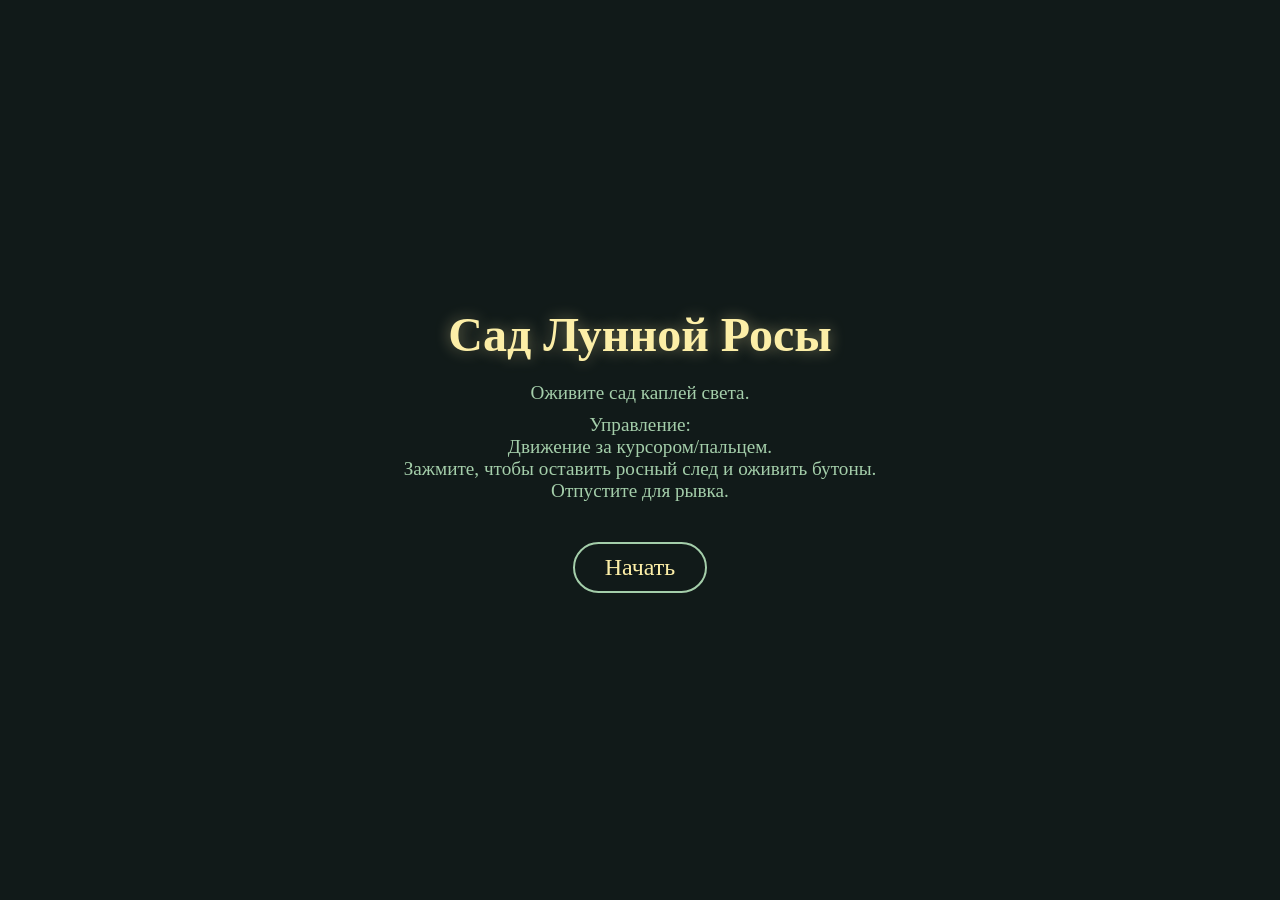
<file: gemini31/game1/index.html>
<!DOCTYPE html>
<html lang="ru">
<head>
    <meta charset="UTF-8">
    <meta name="viewport" content="width=device-width, initial-scale=1.0, maximum-scale=1.0, user-scalable=no">
    <title>Сад Лунной Росы</title>
    <link rel="stylesheet" href="style.css">
</head>
<body>
    <div id="game-container">
        <canvas id="gameCanvas"></canvas>
        <div id="ui-layer">
            <div id="main-menu" class="screen active">
                <h1>Сад Лунной Росы</h1>
                <p>Оживите сад каплей света.</p>
                <p>Управление:<br>Движение за курсором/пальцем.<br>Зажмите, чтобы оставить росный след и оживить бутоны.<br>Отпустите для рывка.</p>
                <button id="btn-start">Начать</button>
            </div>
            <div id="hud" class="screen">
                <div class="progress-bar">
                    <div class="progress-fill" id="progress-fill"></div>
                </div>
                <div class="light-indicator" id="light-indicator">Свет: 100%</div>
            </div>
            <div id="victory-screen" class="screen">
                <h2>Сад проснулся</h2>
                <button id="btn-restart">Играть снова</button>
            </div>
            <div id="defeat-screen" class="screen">
                <h2>Сад высох</h2>
                <button id="btn-retry">Попробовать снова</button>
            </div>
        </div>
    </div>
    <script type="module" src="main.js"></script>
</body>
</html>
</file>
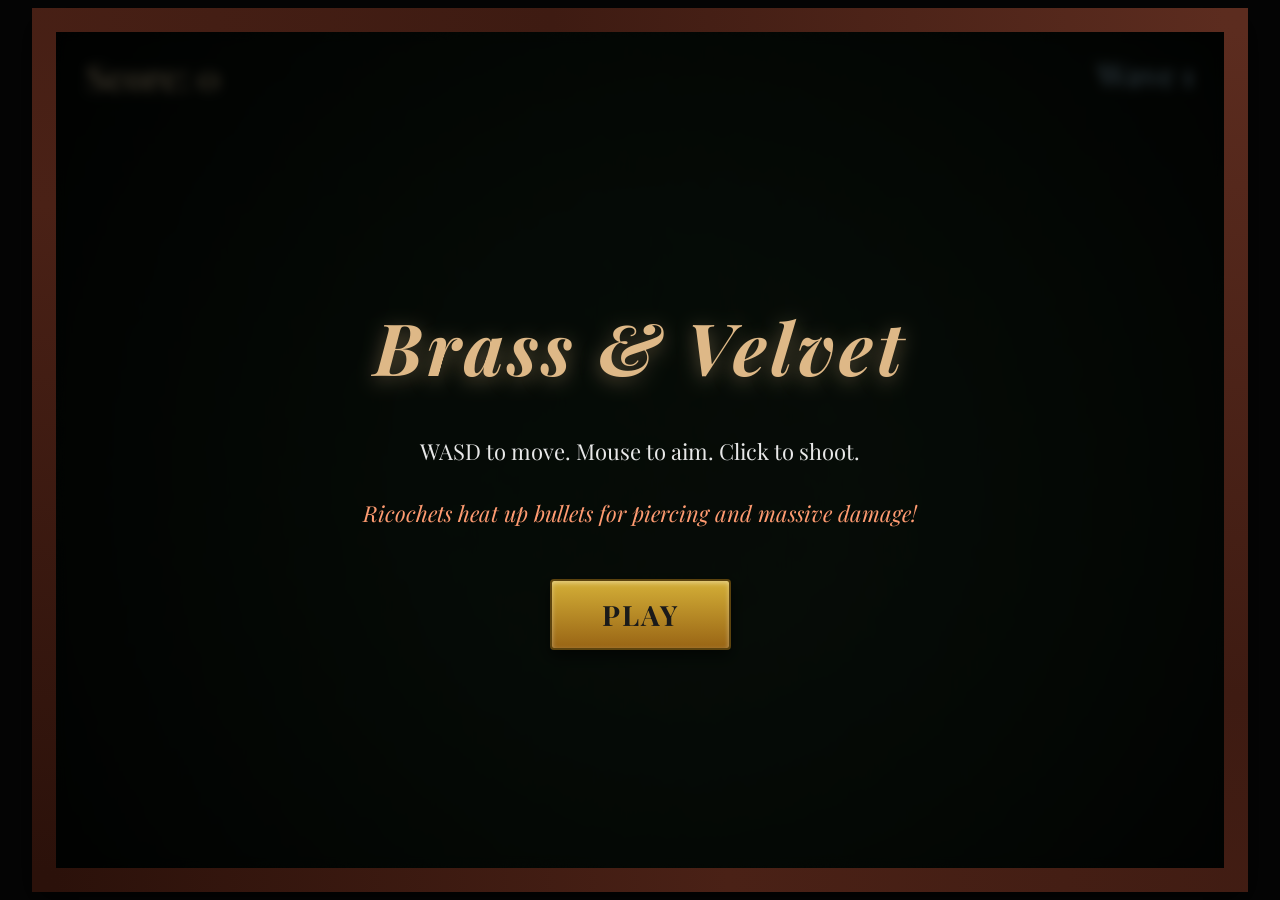
<file: gemini31/game3/index.html>
<!DOCTYPE html>
<html lang="en">
<head>
    <meta charset="UTF-8">
    <meta name="viewport" content="width=device-width, initial-scale=1.0">
    <title>Brass & Velvet</title>
    <link href="https://fonts.googleapis.com/css2?family=Playfair+Display:ital,wght@0,400;0,700;1,400&display=swap" rel="stylesheet">
    <link rel="stylesheet" href="style.css">
</head>
<body>
    <div id="game-wrapper">
        <div id="game-container">
            <!-- Order of canvases: background -> debris -> lighting/fx -> dynamic game -->
            <canvas id="backgroundCanvas"></canvas>
            <canvas id="debrisCanvas"></canvas>
            <canvas id="gameCanvas"></canvas>
            
            <div id="lighting-overlay"></div>
            
            <div id="ui-layer">
                <div id="ui-hud">
                    <div id="score-display">Score: <span id="score">0</span></div>
                    <div id="wave-display"><span id="wave">Wave 1</span></div>
                </div>
                <div id="combo-display"></div>
                
                <div id="main-menu" class="screen active">
                    <h1>Brass & Velvet</h1>
                    <p>WASD to move. Mouse to aim. Click to shoot.</p>
                    <p class="hint">Ricochets heat up bullets for piercing and massive damage!</p>
                    <button id="start-btn">Play</button>
                </div>
                
                <div id="game-over" class="screen">
                    <h1>Game Over</h1>
                    <p>Your journey ends among the shattered gears.</p>
                    <p>Final Score: <span id="final-score">0</span></p>
                    <button id="restart-btn">Restart</button>
                </div>
            </div>
        </div>
    </div>
    <script src="main.js"></script>
</body>
</html>
</file>
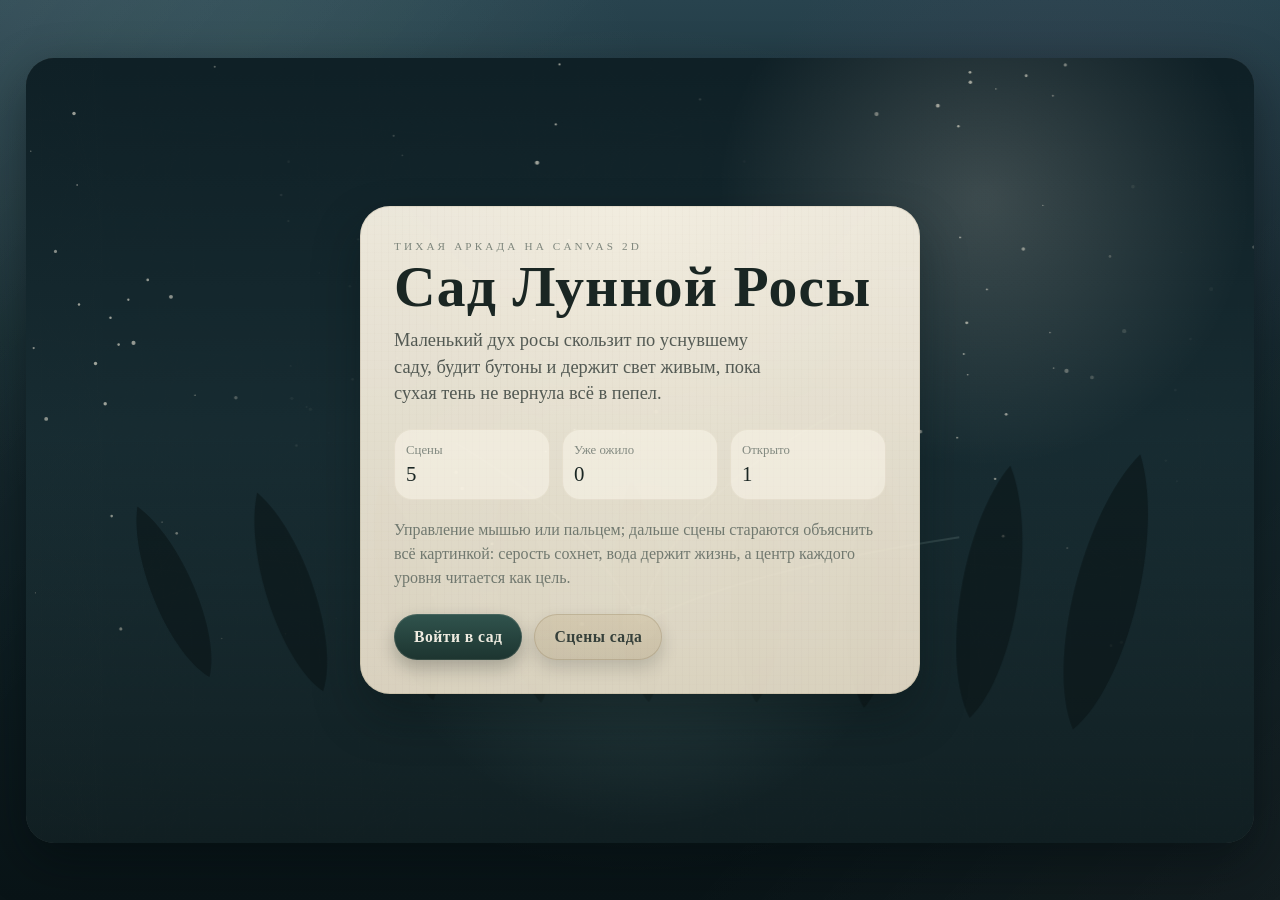
<file: gpt54/game1/index.html>
<!DOCTYPE html>
<html lang="ru">
  <head>
    <meta charset="utf-8">
    <meta
      name="viewport"
      content="width=device-width, initial-scale=1, maximum-scale=1, user-scalable=no"
    >
    <title>Сад Лунной Росы</title>
    <link rel="stylesheet" href="style.css">
  </head>
  <body>
    <div class="app-shell">
      <canvas id="game-canvas" width="1280" height="800" aria-label="Сад Лунной Росы"></canvas>
      <div id="ui-root" aria-live="polite"></div>
    </div>

    <script src="math.js"></script>
    <script src="input.js"></script>
    <script src="particles.js"></script>
    <script src="audio.js"></script>
    <script src="data/levels.js"></script>
    <script src="entities.js"></script>
    <script src="level.js"></script>
    <script src="render.js"></script>
    <script src="ui.js"></script>
    <script src="scene.js"></script>
    <script src="engine.js"></script>
    <script src="main.js"></script>
  </body>
</html>
</file>
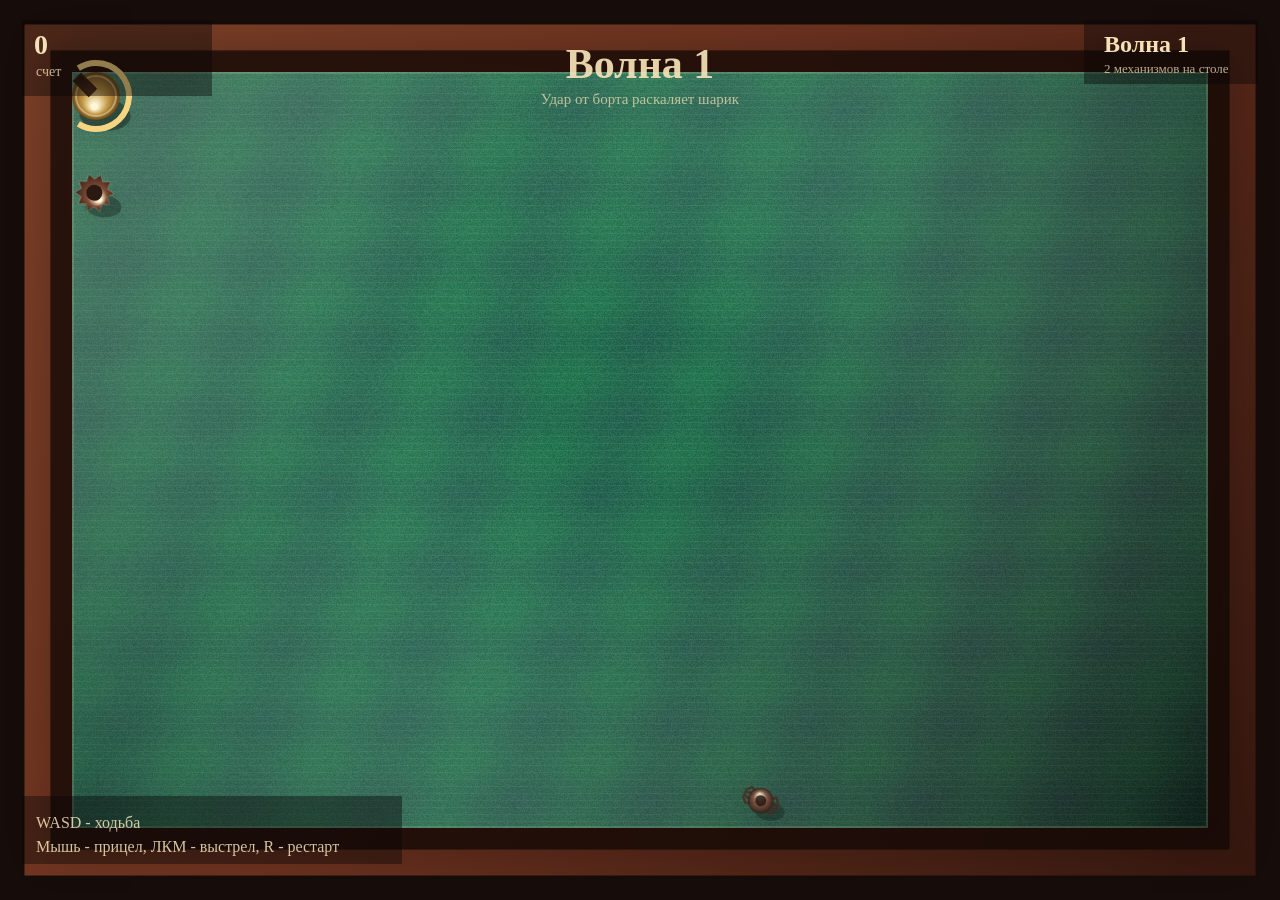
<file: gpt54/game3/index.html>
<!DOCTYPE html>
<html lang="ru">
<head>
  <meta charset="UTF-8">
  <meta name="viewport" content="width=device-width, initial-scale=1.0">
  <title>Латунь и Бархат</title>
  <link rel="stylesheet" href="styles.css">
</head>
<body>
  <canvas id="game" aria-label="Латунь и Бархат"></canvas>

  <div id="overlay" class="overlay hidden" aria-live="polite">
    <div class="overlay-panel">
      <div class="overlay-kicker">Brass & Velvet</div>
      <h1>Механизм заглох</h1>
      <p id="final-score">Счет: 0</p>
      <button id="restart-button" type="button">Перезапустить</button>
    </div>
  </div>

  <script type="module" src="game.js"></script>
</body>
</html>
</file>
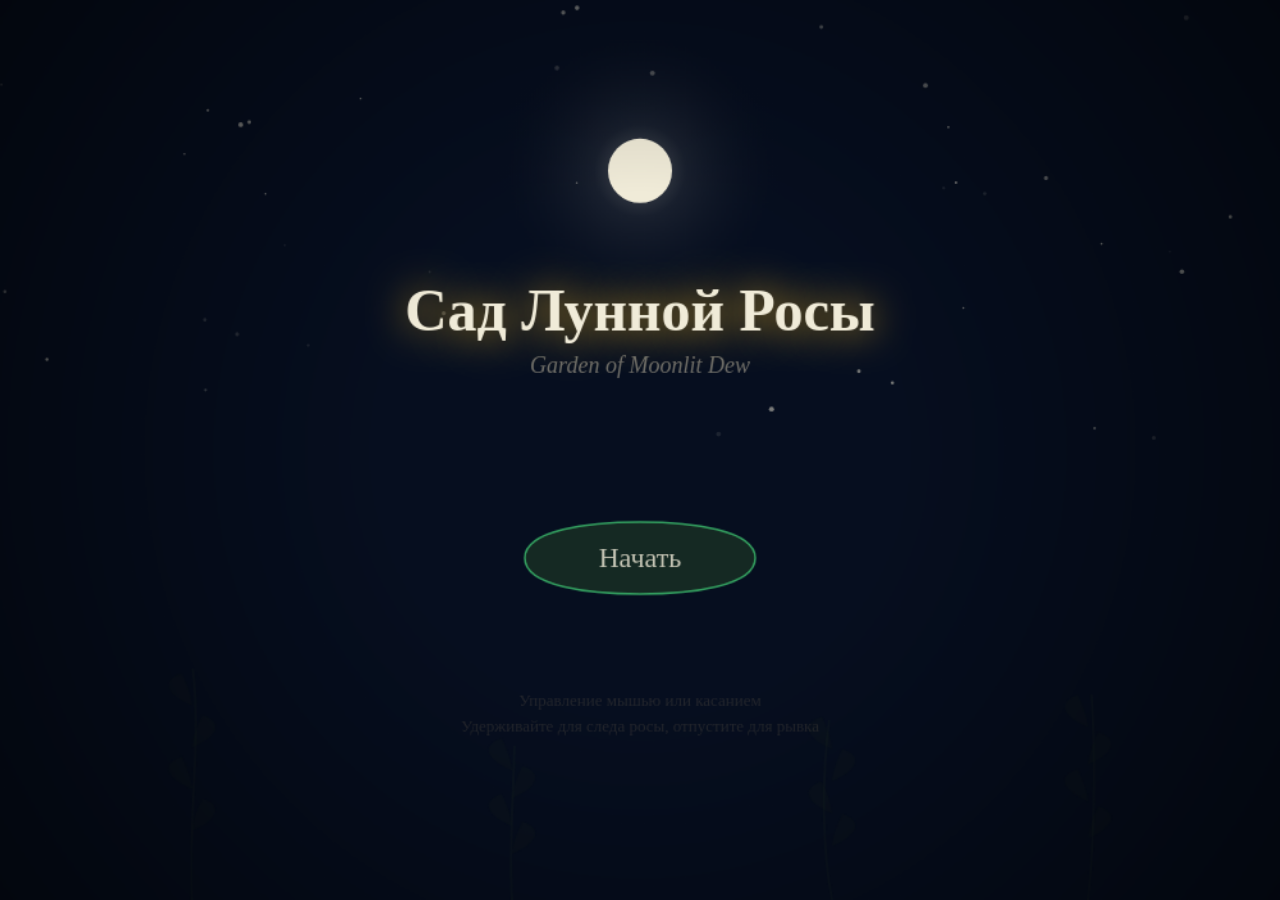
<file: opus46/game1/index.html>
<!DOCTYPE html>
<html lang="ru">
<head>
    <meta charset="UTF-8">
    <meta name="viewport" content="width=device-width, initial-scale=1.0, user-scalable=no">
    <title>Сад Лунной Росы</title>
    <link rel="stylesheet" href="style.css">
</head>
<body>
    <canvas id="game"></canvas>
    <script src="main.js"></script>
</body>
</html>
</file>
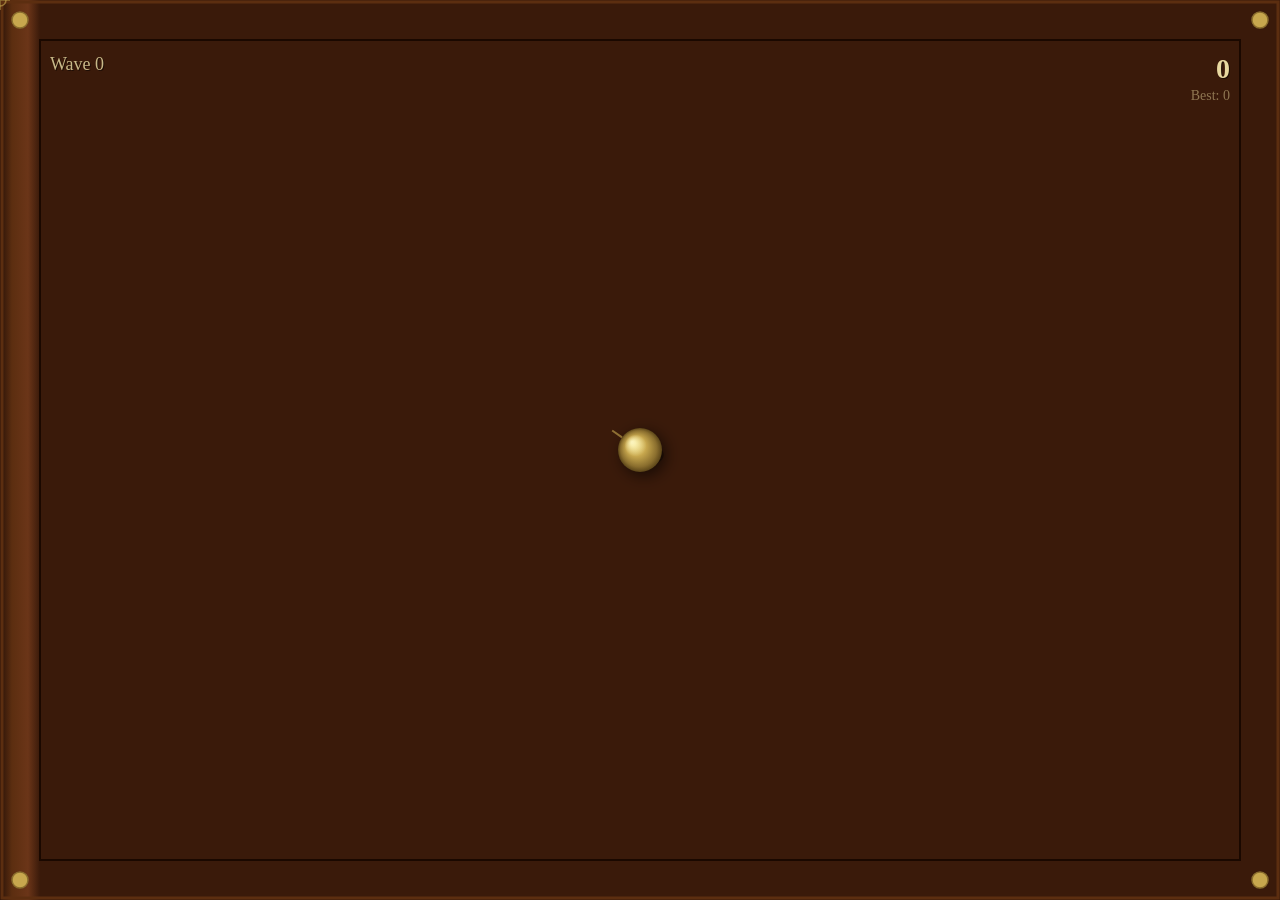
<file: opus46/game3/output/index.html>
<!DOCTYPE html>
<html lang="en">
<head>
<meta charset="UTF-8">
<meta name="viewport" content="width=device-width, initial-scale=1.0">
<title>Brass & Velvet</title>
<style>
* { margin: 0; padding: 0; box-sizing: border-box; }
html, body { width: 100%; height: 100%; overflow: hidden; background: #1a0a00; }
canvas { display: block; cursor: crosshair; }
</style>
</head>
<body>
<canvas id="game"></canvas>
<script>
"use strict";

// ========== CANVAS SETUP ==========
const canvas = document.getElementById("game");
const ctx = canvas.getContext("2d");

function resize() {
  canvas.width = window.innerWidth;
  canvas.height = window.innerHeight;
}
resize();
window.addEventListener("resize", resize);

// ========== CONSTANTS ==========
const BORDER = 40;
const PLAYER_RADIUS = 22;
const PLAYER_SPEED = 220;
const PLAYER_FRICTION = 0.92;
const PLAYER_MAX_HP = 100;
const BULLET_SPEED = 700;
const BULLET_RADIUS = 4;
const BULLET_BASE_DAMAGE = 20;
const BULLET_MAX_BOUNCES = 5;
const BULLET_LIFETIME = 4;
const FIRE_RATE = 0.15;
const RECOIL_FORCE = 80;
const ENEMY_RADIUS = 16;
const ENEMY_BASE_SPEED = 60;
const ENEMY_BASE_HP = 30;
const SPARK_COUNT = 12;
const DEBRIS_COUNT = 5;
const CONTACT_DAMAGE = 15;
const CONTACT_COOLDOWN = 0.5;

// ========== INPUT ==========
const keys = {};
let mouseX = 0, mouseY = 0;
let mouseDown = false;

window.addEventListener("keydown", e => { keys[e.code] = true; });
window.addEventListener("keyup", e => { keys[e.code] = false; });
canvas.addEventListener("mousemove", e => { mouseX = e.clientX; mouseY = e.clientY; });
canvas.addEventListener("mousedown", e => { if (e.button === 0) mouseDown = true; });
canvas.addEventListener("mouseup", e => { if (e.button === 0) mouseDown = false; });
canvas.addEventListener("contextmenu", e => e.preventDefault());

// ========== VELVET TEXTURE ==========
let velvetPattern = null;
function generateVelvet() {
  const oc = document.createElement("canvas");
  oc.width = 256; oc.height = 256;
  const octx = oc.getContext("2d");
  octx.fillStyle = "#1a4a2a";
  octx.fillRect(0, 0, 256, 256);
  const id = octx.getImageData(0, 0, 256, 256);
  const d = id.data;
  for (let i = 0; i < d.length; i += 4) {
    const n = (Math.random() - 0.5) * 18;
    d[i] += n; d[i+1] += n; d[i+2] += n;
  }
  // directional fiber lines
  for (let i = 0; i < 600; i++) {
    const x = Math.random() * 256 | 0;
    const y = Math.random() * 256 | 0;
    const len = (Math.random() * 4 + 1) | 0;
    for (let j = 0; j < len; j++) {
      const idx = ((y + j) % 256) * 256 * 4 + ((x) % 256) * 4;
      d[idx] += 6; d[idx+1] += 10; d[idx+2] += 6;
    }
  }
  octx.putImageData(id, 0, 0);
  velvetPattern = ctx.createPattern(oc, "repeat");
}

// ========== GAME STATE ==========
let player, bullets, enemies, particles, debris, permanentDebris;
let score, combo, comboTimer, wave, waveTimer, enemiesRemaining;
let gameState, fireCooldown, screenShake, shakeDecay;
let contactTimer;
let permanentCanvas, permanentCtx;
let highScore = parseInt(localStorage.getItem("brassVelvetHigh") || "0");

function initGame() {
  player = {
    x: canvas.width / 2, y: canvas.height / 2,
    vx: 0, vy: 0,
    hp: PLAYER_MAX_HP, radius: PLAYER_RADIUS,
    angle: 0
  };
  bullets = [];
  enemies = [];
  particles = [];
  debris = [];
  permanentDebris = [];
  score = 0;
  combo = 1;
  comboTimer = 0;
  wave = 0;
  waveTimer = 2;
  enemiesRemaining = 0;
  gameState = "playing";
  fireCooldown = 0;
  screenShake = 0;
  shakeDecay = 0;
  contactTimer = 0;

  permanentCanvas = document.createElement("canvas");
  permanentCanvas.width = canvas.width;
  permanentCanvas.height = canvas.height;
  permanentCtx = permanentCanvas.getContext("2d");
  permanentCtx.clearRect(0, 0, permanentCanvas.width, permanentCanvas.height);
}

// ========== ARENA BOUNDS ==========
function arenaLeft() { return BORDER; }
function arenaRight() { return canvas.width - BORDER; }
function arenaTop() { return BORDER; }
function arenaBottom() { return canvas.height - BORDER; }

// ========== SPAWN WAVE ==========
function spawnWave() {
  wave++;
  const count = 4 + wave * 2;
  const speedMult = 1 + wave * 0.08;
  const hpMult = 1 + wave * 0.12;
  for (let i = 0; i < count; i++) {
    const side = Math.random() * 4 | 0;
    let ex, ey;
    if (side === 0) { ex = arenaLeft() + Math.random() * (arenaRight() - arenaLeft()); ey = arenaTop() - 40; }
    else if (side === 1) { ex = arenaRight() + 40; ey = arenaTop() + Math.random() * (arenaBottom() - arenaTop()); }
    else if (side === 2) { ex = arenaLeft() + Math.random() * (arenaRight() - arenaLeft()); ey = arenaBottom() + 40; }
    else { ex = arenaLeft() - 40; ey = arenaTop() + Math.random() * (arenaBottom() - arenaTop()); }
    const type = Math.random() < 0.3 && wave > 2 ? "spider" : "gear";
    enemies.push({
      x: ex, y: ey, vx: 0, vy: 0,
      hp: ENEMY_BASE_HP * hpMult * (type === "spider" ? 0.6 : 1),
      maxHp: ENEMY_BASE_HP * hpMult * (type === "spider" ? 0.6 : 1),
      radius: type === "spider" ? 13 : ENEMY_RADIUS,
      speed: ENEMY_BASE_SPEED * speedMult * (type === "spider" ? 1.6 : 1),
      type: type,
      rotation: Math.random() * Math.PI * 2,
      flashTimer: 0
    });
  }
  enemiesRemaining = enemies.length;
}

// ========== COLLISION HELPERS ==========
function dist(a, b) { return Math.hypot(a.x - b.x, a.y - b.y); }

function lineCircleIntersect(x1, y1, x2, y2, cx, cy, cr) {
  const dx = x2 - x1, dy = y2 - y1;
  const fx = x1 - cx, fy = y1 - cy;
  const a = dx * dx + dy * dy;
  const b = 2 * (fx * dx + fy * dy);
  const c = fx * fx + fy * fy - cr * cr;
  let disc = b * b - 4 * a * c;
  if (disc < 0) return null;
  disc = Math.sqrt(disc);
  const t1 = (-b - disc) / (2 * a);
  if (t1 >= 0 && t1 <= 1) return t1;
  const t2 = (-b + disc) / (2 * a);
  if (t2 >= 0 && t2 <= 1) return t2;
  return null;
}

function reflectVector(vx, vy, nx, ny) {
  const dot = vx * nx + vy * ny;
  return { x: vx - 2 * dot * nx, y: vy - 2 * dot * ny };
}

// ========== PARTICLES ==========
function spawnSparks(x, y, vx, vy, count, color) {
  for (let i = 0; i < count; i++) {
    const angle = Math.atan2(vy, vx) + (Math.random() - 0.5) * 1.8;
    const speed = Math.random() * 250 + 100;
    particles.push({
      x, y,
      vx: Math.cos(angle) * speed,
      vy: Math.sin(angle) * speed,
      life: Math.random() * 0.3 + 0.15,
      maxLife: 0.45,
      size: Math.random() * 2.5 + 1,
      color: color || (Math.random() < 0.5 ? "#ffcc33" : "#ff8800"),
      type: "spark"
    });
  }
}

function spawnDebris(x, y, enemy) {
  for (let i = 0; i < DEBRIS_COUNT; i++) {
    const angle = Math.random() * Math.PI * 2;
    const speed = Math.random() * 180 + 60;
    const type = Math.random() < 0.4 ? "spring" : "gear";
    debris.push({
      x, y,
      vx: Math.cos(angle) * speed,
      vy: Math.sin(angle) * speed,
      rotation: Math.random() * Math.PI * 2,
      rotSpeed: (Math.random() - 0.5) * 12,
      size: Math.random() * 6 + 4,
      life: 2.0,
      friction: 0.96,
      type: type
    });
  }
  spawnSparks(x, y, 0, 0, 15, "#ff6600");
}

function spawnSkidMark(x, y, angle) {
  permanentCtx.save();
  permanentCtx.globalAlpha = 0.08;
  permanentCtx.fillStyle = "#0a1a0a";
  permanentCtx.beginPath();
  permanentCtx.ellipse(x, y, 8, 3, angle, 0, Math.PI * 2);
  permanentCtx.fill();
  permanentCtx.restore();
}

// ========== UPDATE ==========
function update(dt) {
  if (gameState !== "playing") return;

  // -- Player movement
  let ax = 0, ay = 0;
  if (keys["KeyW"] || keys["ArrowUp"]) ay -= 1;
  if (keys["KeyS"] || keys["ArrowDown"]) ay += 1;
  if (keys["KeyA"] || keys["ArrowLeft"]) ax -= 1;
  if (keys["KeyD"] || keys["ArrowRight"]) ax += 1;
  const inputLen = Math.hypot(ax, ay);
  if (inputLen > 0) { ax /= inputLen; ay /= inputLen; }
  player.vx += ax * PLAYER_SPEED * dt * 5;
  player.vy += ay * PLAYER_SPEED * dt * 5;
  player.vx *= Math.pow(PLAYER_FRICTION, dt * 60);
  player.vy *= Math.pow(PLAYER_FRICTION, dt * 60);

  // skid marks on sharp turns
  const speed = Math.hypot(player.vx, player.vy);
  if (speed > 120 && inputLen > 0) {
    spawnSkidMark(player.x, player.y, Math.atan2(player.vy, player.vx));
  }

  player.x += player.vx * dt;
  player.y += player.vy * dt;

  // Clamp to arena
  player.x = Math.max(arenaLeft() + player.radius, Math.min(arenaRight() - player.radius, player.x));
  player.y = Math.max(arenaTop() + player.radius, Math.min(arenaBottom() - player.radius, player.y));

  player.angle = Math.atan2(mouseY - player.y, mouseX - player.x);

  // -- Shooting
  fireCooldown -= dt;
  contactTimer -= dt;
  if (mouseDown && fireCooldown <= 0) {
    fireCooldown = FIRE_RATE;
    const angle = player.angle;
    const bx = player.x + Math.cos(angle) * (player.radius + BULLET_RADIUS + 2);
    const by = player.y + Math.sin(angle) * (player.radius + BULLET_RADIUS + 2);
    bullets.push({
      x: bx, y: by,
      vx: Math.cos(angle) * BULLET_SPEED,
      vy: Math.sin(angle) * BULLET_SPEED,
      bounces: 0, life: BULLET_LIFETIME,
      radius: BULLET_RADIUS,
      pierced: new Set()
    });
    // recoil
    player.vx -= Math.cos(angle) * RECOIL_FORCE;
    player.vy -= Math.sin(angle) * RECOIL_FORCE;
    screenShake = Math.max(screenShake, 2);
  }

  // -- Bullets
  for (let i = bullets.length - 1; i >= 0; i--) {
    const b = bullets[i];
    b.life -= dt;
    if (b.life <= 0) { bullets.splice(i, 1); continue; }

    const ox = b.x, oy = b.y;
    b.x += b.vx * dt;
    b.y += b.vy * dt;

    // Wall bounce
    let bounced = false;
    if (b.x - b.radius < arenaLeft()) {
      b.x = arenaLeft() + b.radius; b.vx = Math.abs(b.vx); bounced = true;
    } else if (b.x + b.radius > arenaRight()) {
      b.x = arenaRight() - b.radius; b.vx = -Math.abs(b.vx); bounced = true;
    }
    if (b.y - b.radius < arenaTop()) {
      b.y = arenaTop() + b.radius; b.vy = Math.abs(b.vy); bounced = true;
    } else if (b.y + b.radius > arenaBottom()) {
      b.y = arenaBottom() - b.radius; b.vy = -Math.abs(b.vy); bounced = true;
    }
    if (bounced) {
      b.bounces++;
      spawnSparks(b.x, b.y, -b.vx, -b.vy, SPARK_COUNT, "#ffcc33");
      screenShake = Math.max(screenShake, 3);
      if (b.bounces > BULLET_MAX_BOUNCES) { bullets.splice(i, 1); continue; }
    }

    // Enemy hit (CCD)
    for (let j = enemies.length - 1; j >= 0; j--) {
      const e = enemies[j];
      if (b.bounces > 0 && b.pierced.has(j)) continue;

      const t = lineCircleIntersect(ox, oy, b.x, b.y, e.x, e.y, e.radius + b.radius);
      if (t !== null || dist(b, e) < b.radius + e.radius) {
        const damage = BULLET_BASE_DAMAGE * (1 + b.bounces * 1.5);
        e.hp -= damage;
        e.flashTimer = 0.1;

        // knockback
        const kAngle = Math.atan2(e.y - b.y, e.x - b.x);
        const kForce = 120 + b.bounces * 60;
        e.vx += Math.cos(kAngle) * kForce;
        e.vy += Math.sin(kAngle) * kForce;

        spawnSparks(
          t !== null ? ox + (b.x - ox) * t : (b.x + e.x) / 2,
          t !== null ? oy + (b.y - oy) * t : (b.y + e.y) / 2,
          b.vx, b.vy, 8
        );

        if (e.hp <= 0) {
          // score
          const baseScore = 10;
          const ricochetBonus = b.bounces === 0 ? 1 : b.bounces === 1 ? 5 : b.bounces >= 2 ? 15 : 1;
          score += baseScore * ricochetBonus * combo;
          combo++;
          comboTimer = 2.5;
          spawnDebris(e.x, e.y, e);
          enemies.splice(j, 1);
          enemiesRemaining--;
          // fix pierced indices
          for (const bullet of bullets) {
            const newPierced = new Set();
            for (const idx of bullet.pierced) {
              if (idx < j) newPierced.add(idx);
              else if (idx > j) newPierced.add(idx - 1);
            }
            bullet.pierced = newPierced;
          }
          screenShake = Math.max(screenShake, 5);
        }

        if (b.bounces > 0) {
          b.pierced.add(j < enemies.length ? j : -1);
          // ricocheted bullets pierce through
        } else {
          bullets.splice(i, 1);
          break;
        }
      }
    }
  }

  // -- Enemies
  for (let i = 0; i < enemies.length; i++) {
    const e = enemies[i];
    e.flashTimer -= dt;

    // Move toward player
    const toPlayerX = player.x - e.x;
    const toPlayerY = player.y - e.y;
    const toPlayerDist = Math.hypot(toPlayerX, toPlayerY);
    if (toPlayerDist > 0) {
      e.vx += (toPlayerX / toPlayerDist) * e.speed * dt * 3;
      e.vy += (toPlayerY / toPlayerDist) * e.speed * dt * 3;
    }

    // Separation from other enemies
    for (let j = 0; j < enemies.length; j++) {
      if (i === j) continue;
      const dx = e.x - enemies[j].x;
      const dy = e.y - enemies[j].y;
      const d = Math.hypot(dx, dy);
      if (d < e.radius + enemies[j].radius + 8 && d > 0) {
        const force = 200 / (d + 1);
        e.vx += (dx / d) * force * dt;
        e.vy += (dy / d) * force * dt;
      }
    }

    const maxSpd = e.speed * 1.5;
    const eSpd = Math.hypot(e.vx, e.vy);
    if (eSpd > maxSpd) { e.vx = (e.vx / eSpd) * maxSpd; e.vy = (e.vy / eSpd) * maxSpd; }

    e.vx *= Math.pow(0.95, dt * 60);
    e.vy *= Math.pow(0.95, dt * 60);

    e.x += e.vx * dt;
    e.y += e.vy * dt;

    // Clamp to arena
    e.x = Math.max(arenaLeft() + e.radius, Math.min(arenaRight() - e.radius, e.x));
    e.y = Math.max(arenaTop() + e.radius, Math.min(arenaBottom() - e.radius, e.y));

    e.rotation += e.vx * dt * 0.05;

    // Damage player on contact
    if (dist(e, player) < e.radius + player.radius && contactTimer <= 0) {
      player.hp -= CONTACT_DAMAGE;
      contactTimer = CONTACT_COOLDOWN;
      screenShake = Math.max(screenShake, 6);
      const kAngle = Math.atan2(player.y - e.y, player.x - e.x);
      player.vx += Math.cos(kAngle) * 200;
      player.vy += Math.sin(kAngle) * 200;
      spawnSparks(
        (player.x + e.x) / 2, (player.y + e.y) / 2,
        Math.cos(kAngle), Math.sin(kAngle), 10, "#ff4444"
      );
      if (player.hp <= 0) {
        gameState = "gameover";
        if (score > highScore) {
          highScore = score;
          localStorage.setItem("brassVelvetHigh", highScore.toString());
        }
      }
    }
  }

  // -- Particles
  for (let i = particles.length - 1; i >= 0; i--) {
    const p = particles[i];
    p.life -= dt;
    if (p.life <= 0) { particles.splice(i, 1); continue; }
    p.vy += 300 * dt; // gravity
    p.vx *= 0.97;
    p.vy *= 0.97;
    p.x += p.vx * dt;
    p.y += p.vy * dt;
  }

  // -- Debris
  for (let i = debris.length - 1; i >= 0; i--) {
    const d = debris[i];
    d.life -= dt;
    d.vx *= Math.pow(d.friction, dt * 60);
    d.vy *= Math.pow(d.friction, dt * 60);
    d.vy += 50 * dt;
    d.x += d.vx * dt;
    d.y += d.vy * dt;
    d.rotation += d.rotSpeed * dt;
    d.rotSpeed *= 0.98;

    // Bounce off walls
    if (d.x < arenaLeft()) { d.x = arenaLeft(); d.vx = Math.abs(d.vx) * 0.5; }
    if (d.x > arenaRight()) { d.x = arenaRight(); d.vx = -Math.abs(d.vx) * 0.5; }
    if (d.y < arenaTop()) { d.y = arenaTop(); d.vy = Math.abs(d.vy) * 0.5; }
    if (d.y > arenaBottom()) { d.y = arenaBottom(); d.vy = -Math.abs(d.vy) * 0.5; }

    if (d.life <= 0) {
      // Bake to permanent layer
      drawDebrisPiece(permanentCtx, d, 0.35);
      debris.splice(i, 1);
    }
  }

  // -- Combo timer
  if (comboTimer > 0) {
    comboTimer -= dt;
    if (comboTimer <= 0) combo = 1;
  }

  // -- Screen shake decay
  screenShake *= Math.pow(0.85, dt * 60);
  if (screenShake < 0.1) screenShake = 0;

  // -- Wave spawning
  if (enemies.length === 0 && gameState === "playing") {
    waveTimer -= dt;
    if (waveTimer <= 0) {
      spawnWave();
      waveTimer = 3;
    }
  }
}

// ========== DRAWING ==========
function drawBorder() {
  // Wood border
  const g = ctx.createLinearGradient(0, 0, BORDER, 0);
  g.addColorStop(0, "#2a1208");
  g.addColorStop(0.3, "#5c2e10");
  g.addColorStop(0.7, "#6b3518");
  g.addColorStop(1, "#3a1a0a");

  ctx.fillStyle = "#3a1a0a";
  ctx.fillRect(0, 0, canvas.width, canvas.height);

  // Top
  ctx.fillStyle = g;
  ctx.fillRect(0, 0, canvas.width, BORDER);
  // Bottom
  ctx.fillRect(0, canvas.height - BORDER, canvas.width, BORDER);

  const g2 = ctx.createLinearGradient(0, 0, 0, BORDER);
  g2.addColorStop(0, "#2a1208");
  g2.addColorStop(0.3, "#5c2e10");
  g2.addColorStop(0.7, "#6b3518");
  g2.addColorStop(1, "#3a1a0a");
  // Left
  ctx.fillRect(0, 0, BORDER, canvas.height);
  // Right
  ctx.fillRect(canvas.width - BORDER, 0, BORDER, canvas.height);

  // Inner edge highlight
  ctx.strokeStyle = "#1a0800";
  ctx.lineWidth = 2;
  ctx.strokeRect(BORDER, BORDER, canvas.width - BORDER * 2, canvas.height - BORDER * 2);

  // Outer edge
  ctx.strokeStyle = "#5c2e10";
  ctx.lineWidth = 3;
  ctx.strokeRect(2, 2, canvas.width - 4, canvas.height - 4);

  // Corner diamonds (decorative)
  const corners = [
    [BORDER / 2, BORDER / 2],
    [canvas.width - BORDER / 2, BORDER / 2],
    [BORDER / 2, canvas.height - BORDER / 2],
    [canvas.width - BORDER / 2, canvas.height - BORDER / 2]
  ];
  for (const [cx, cy] of corners) {
    ctx.beginPath();
    ctx.arc(cx, cy, 8, 0, Math.PI * 2);
    ctx.fillStyle = "#c8a84e";
    ctx.fill();
    ctx.strokeStyle = "#8a6e2e";
    ctx.lineWidth = 1.5;
    ctx.stroke();
  }
}

function drawPlayer() {
  const p = player;
  ctx.save();

  // Shadow
  ctx.shadowColor = "rgba(0,0,0,0.6)";
  ctx.shadowBlur = 15;
  ctx.shadowOffsetX = 4;
  ctx.shadowOffsetY = 4;

  // Body - brass gradient
  const grad = ctx.createRadialGradient(
    p.x - p.radius * 0.3, p.y - p.radius * 0.3, p.radius * 0.1,
    p.x, p.y, p.radius
  );
  grad.addColorStop(0, "#f0d870");
  grad.addColorStop(0.4, "#c8a84e");
  grad.addColorStop(0.8, "#8a6e2e");
  grad.addColorStop(1, "#5a4418");

  ctx.beginPath();
  ctx.arc(p.x, p.y, p.radius, 0, Math.PI * 2);
  ctx.fillStyle = grad;
  ctx.fill();

  ctx.shadowColor = "transparent";

  // Specular highlight
  const specGrad = ctx.createRadialGradient(
    p.x - p.radius * 0.35, p.y - p.radius * 0.35, 1,
    p.x - p.radius * 0.2, p.y - p.radius * 0.2, p.radius * 0.5
  );
  specGrad.addColorStop(0, "rgba(255,255,220,0.7)");
  specGrad.addColorStop(1, "rgba(255,255,220,0)");
  ctx.beginPath();
  ctx.arc(p.x, p.y, p.radius, 0, Math.PI * 2);
  ctx.fillStyle = specGrad;
  ctx.fill();

  // Aiming indicator
  ctx.strokeStyle = "rgba(200,168,78,0.6)";
  ctx.lineWidth = 2;
  ctx.beginPath();
  ctx.moveTo(p.x + Math.cos(p.angle) * p.radius, p.y + Math.sin(p.angle) * p.radius);
  ctx.lineTo(p.x + Math.cos(p.angle) * (p.radius + 12), p.y + Math.sin(p.angle) * (p.radius + 12));
  ctx.stroke();

  // HP arc
  if (player.hp < PLAYER_MAX_HP) {
    const hpRatio = Math.max(0, player.hp / PLAYER_MAX_HP);
    ctx.lineWidth = 3;
    ctx.strokeStyle = "#333";
    ctx.beginPath();
    ctx.arc(p.x, p.y, p.radius + 5, 0, Math.PI * 2);
    ctx.stroke();

    const hpColor = hpRatio > 0.5 ? "#4a4" : hpRatio > 0.25 ? "#aa4" : "#a44";
    ctx.strokeStyle = hpColor;
    ctx.beginPath();
    ctx.arc(p.x, p.y, p.radius + 5, -Math.PI / 2, -Math.PI / 2 + Math.PI * 2 * hpRatio);
    ctx.stroke();
  }

  ctx.restore();
}

function drawGear(cx, cy, radius, teeth, rotation, color1, color2, flash) {
  ctx.save();
  ctx.translate(cx, cy);
  ctx.rotate(rotation);

  // Shadow
  ctx.shadowColor = "rgba(0,0,0,0.5)";
  ctx.shadowBlur = 10;
  ctx.shadowOffsetX = 3;
  ctx.shadowOffsetY = 3;

  const outerR = radius;
  const innerR = radius * 0.7;
  const toothH = radius * 0.35;

  ctx.beginPath();
  for (let i = 0; i < teeth; i++) {
    const a1 = (i / teeth) * Math.PI * 2;
    const a2 = ((i + 0.35) / teeth) * Math.PI * 2;
    const a3 = ((i + 0.65) / teeth) * Math.PI * 2;
    const a4 = ((i + 1) / teeth) * Math.PI * 2;
    ctx.lineTo(Math.cos(a1) * innerR, Math.sin(a1) * innerR);
    ctx.lineTo(Math.cos(a2) * (innerR + toothH), Math.sin(a2) * (innerR + toothH));
    ctx.lineTo(Math.cos(a3) * (innerR + toothH), Math.sin(a3) * (innerR + toothH));
    ctx.lineTo(Math.cos(a4) * innerR, Math.sin(a4) * innerR);
  }
  ctx.closePath();

  if (flash) {
    ctx.fillStyle = "#fff";
  } else {
    const grad = ctx.createRadialGradient(-radius * 0.2, -radius * 0.2, 1, 0, 0, outerR);
    grad.addColorStop(0, color1);
    grad.addColorStop(1, color2);
    ctx.fillStyle = grad;
  }
  ctx.fill();

  ctx.shadowColor = "transparent";

  // Center hole
  ctx.beginPath();
  ctx.arc(0, 0, radius * 0.2, 0, Math.PI * 2);
  ctx.fillStyle = flash ? "#ddd" : "#1a1a1a";
  ctx.fill();

  ctx.restore();
}

function drawSpider(cx, cy, radius, rotation, flash) {
  ctx.save();
  ctx.translate(cx, cy);
  ctx.rotate(rotation);

  ctx.shadowColor = "rgba(0,0,0,0.5)";
  ctx.shadowBlur = 8;
  ctx.shadowOffsetX = 3;
  ctx.shadowOffsetY = 3;

  // Body
  const grad = ctx.createRadialGradient(-radius * 0.2, -radius * 0.2, 1, 0, 0, radius);
  grad.addColorStop(0, flash ? "#fff" : "#8a7a6a");
  grad.addColorStop(1, flash ? "#ccc" : "#3a2a1a");
  ctx.beginPath();
  ctx.arc(0, 0, radius * 0.6, 0, Math.PI * 2);
  ctx.fillStyle = grad;
  ctx.fill();

  ctx.shadowColor = "transparent";

  // Legs
  ctx.strokeStyle = flash ? "#ddd" : "#5a4a3a";
  ctx.lineWidth = 2;
  for (let i = 0; i < 8; i++) {
    const a = (i / 8) * Math.PI * 2;
    const kneeR = radius * 0.8;
    const footR = radius * 1.2;
    const kneeAngle = a + Math.sin(rotation * 3 + i * 2) * 0.3;
    ctx.beginPath();
    ctx.moveTo(Math.cos(a) * radius * 0.4, Math.sin(a) * radius * 0.4);
    ctx.lineTo(Math.cos(kneeAngle) * kneeR, Math.sin(kneeAngle) * kneeR);
    ctx.lineTo(Math.cos(a + 0.15) * footR, Math.sin(a + 0.15) * footR);
    ctx.stroke();
  }

  // Eyes
  ctx.fillStyle = "#ff3300";
  ctx.beginPath();
  ctx.arc(-3, -2, 2, 0, Math.PI * 2);
  ctx.arc(3, -2, 2, 0, Math.PI * 2);
  ctx.fill();

  ctx.restore();
}

function drawBullet(b) {
  ctx.save();
  const hot = b.bounces > 0;

  // Glow for ricocheted bullets
  if (hot) {
    ctx.shadowColor = "#ff6600";
    ctx.shadowBlur = 15 + b.bounces * 5;
  }

  // Trail
  const trailLen = 12 + b.bounces * 4;
  const speed = Math.hypot(b.vx, b.vy);
  if (speed > 0) {
    const nx = -b.vx / speed, ny = -b.vy / speed;
    const trailGrad = ctx.createLinearGradient(b.x, b.y, b.x + nx * trailLen, b.y + ny * trailLen);
    trailGrad.addColorStop(0, hot ? "rgba(255,120,0,0.8)" : "rgba(200,200,220,0.5)");
    trailGrad.addColorStop(1, "rgba(0,0,0,0)");
    ctx.strokeStyle = trailGrad;
    ctx.lineWidth = hot ? b.radius * 2 : b.radius * 1.5;
    ctx.beginPath();
    ctx.moveTo(b.x, b.y);
    ctx.lineTo(b.x + nx * trailLen, b.y + ny * trailLen);
    ctx.stroke();
  }

  // Bullet body
  const grad = ctx.createRadialGradient(
    b.x - b.radius * 0.3, b.y - b.radius * 0.3, 0.5,
    b.x, b.y, b.radius
  );
  if (hot) {
    const intensity = Math.min(1, b.bounces * 0.4);
    grad.addColorStop(0, "#ffffcc");
    grad.addColorStop(0.5, `rgba(255,${140 - intensity * 60 | 0},0,1)`);
    grad.addColorStop(1, "#882200");
  } else {
    grad.addColorStop(0, "#eeeef8");
    grad.addColorStop(0.5, "#aaaabc");
    grad.addColorStop(1, "#666678");
  }

  ctx.beginPath();
  ctx.arc(b.x, b.y, b.radius, 0, Math.PI * 2);
  ctx.fillStyle = grad;
  ctx.fill();

  ctx.restore();
}

function drawDebrisPiece(c, d, alpha) {
  c.save();
  c.globalAlpha = alpha || 1;
  c.translate(d.x, d.y);
  c.rotate(d.rotation);

  if (d.type === "gear") {
    // Mini gear
    const teeth = 6;
    const r = d.size;
    c.beginPath();
    for (let i = 0; i < teeth; i++) {
      const a1 = (i / teeth) * Math.PI * 2;
      const a2 = ((i + 0.35) / teeth) * Math.PI * 2;
      const a3 = ((i + 0.65) / teeth) * Math.PI * 2;
      const a4 = ((i + 1) / teeth) * Math.PI * 2;
      c.lineTo(Math.cos(a1) * r * 0.6, Math.sin(a1) * r * 0.6);
      c.lineTo(Math.cos(a2) * r, Math.sin(a2) * r);
      c.lineTo(Math.cos(a3) * r, Math.sin(a3) * r);
      c.lineTo(Math.cos(a4) * r * 0.6, Math.sin(a4) * r * 0.6);
    }
    c.closePath();
    c.fillStyle = "#6a5a4a";
    c.fill();
  } else {
    // Spring
    c.strokeStyle = "#8a8a7a";
    c.lineWidth = 1.5;
    c.beginPath();
    for (let i = 0; i < 4; i++) {
      const sx = (i / 4) * d.size * 2 - d.size;
      c.lineTo(sx, (i % 2 === 0 ? -1 : 1) * 3);
    }
    c.stroke();
  }

  c.restore();
}

function drawUI() {
  ctx.save();

  // Score
  ctx.font = "bold 28px 'Georgia', serif";
  ctx.textAlign = "right";
  ctx.fillStyle = "rgba(0,0,0,0.5)";
  ctx.fillText(`${score}`, canvas.width - BORDER - 9, BORDER + 39);
  ctx.fillStyle = "#e8d8a0";
  ctx.fillText(`${score}`, canvas.width - BORDER - 10, BORDER + 38);

  // Wave
  ctx.font = "18px 'Georgia', serif";
  ctx.textAlign = "left";
  ctx.fillStyle = "rgba(0,0,0,0.5)";
  ctx.fillText(`Wave ${wave}`, BORDER + 11, BORDER + 31);
  ctx.fillStyle = "#c8b888";
  ctx.fillText(`Wave ${wave}`, BORDER + 10, BORDER + 30);

  // Combo
  if (combo > 1) {
    ctx.font = "bold 22px 'Georgia', serif";
    ctx.textAlign = "center";
    const alpha = Math.min(1, comboTimer / 0.5);
    ctx.fillStyle = `rgba(255,200,80,${alpha})`;
    ctx.fillText(`x${combo} COMBO`, canvas.width / 2, BORDER + 35);
  }

  // High score
  ctx.font = "14px 'Georgia', serif";
  ctx.textAlign = "right";
  ctx.fillStyle = "rgba(200,180,130,0.6)";
  ctx.fillText(`Best: ${highScore}`, canvas.width - BORDER - 10, BORDER + 60);

  ctx.restore();
}

function drawGameOver() {
  ctx.save();
  ctx.fillStyle = "rgba(0,0,0,0.7)";
  ctx.fillRect(0, 0, canvas.width, canvas.height);

  ctx.textAlign = "center";

  ctx.font = "bold 56px 'Georgia', serif";
  ctx.fillStyle = "#c8a84e";
  ctx.fillText("GAME OVER", canvas.width / 2, canvas.height / 2 - 60);

  ctx.font = "28px 'Georgia', serif";
  ctx.fillStyle = "#e8d8a0";
  ctx.fillText(`Score: ${score}`, canvas.width / 2, canvas.height / 2);

  ctx.font = "20px 'Georgia', serif";
  ctx.fillStyle = "#aaa";
  ctx.fillText(`Wave: ${wave}`, canvas.width / 2, canvas.height / 2 + 35);

  if (score >= highScore && score > 0) {
    ctx.fillStyle = "#ffcc44";
    ctx.fillText("NEW HIGH SCORE!", canvas.width / 2, canvas.height / 2 + 70);
  }

  ctx.font = "22px 'Georgia', serif";
  ctx.fillStyle = "#c8b888";
  ctx.fillText("Click to Restart", canvas.width / 2, canvas.height / 2 + 115);

  ctx.restore();
}

function drawStartScreen() {
  ctx.save();
  ctx.fillStyle = "rgba(0,0,0,0.75)";
  ctx.fillRect(0, 0, canvas.width, canvas.height);

  ctx.textAlign = "center";

  ctx.font = "bold 60px 'Georgia', serif";
  ctx.fillStyle = "#c8a84e";
  ctx.fillText("BRASS & VELVET", canvas.width / 2, canvas.height / 2 - 70);

  ctx.font = "20px 'Georgia', serif";
  ctx.fillStyle = "#a89868";
  ctx.fillText("Ricochet bullets off walls for bonus damage", canvas.width / 2, canvas.height / 2 - 20);

  ctx.font = "16px 'Georgia', serif";
  ctx.fillStyle = "#888";
  ctx.fillText("WASD - Move  |  Mouse - Aim  |  Click - Shoot", canvas.width / 2, canvas.height / 2 + 25);

  ctx.font = "24px 'Georgia', serif";
  ctx.fillStyle = "#c8b888";
  ctx.fillText("Click to Start", canvas.width / 2, canvas.height / 2 + 80);

  ctx.restore();
}

// ========== CROSSHAIR ==========
function drawCrosshair() {
  ctx.save();
  ctx.strokeStyle = "rgba(200,168,78,0.6)";
  ctx.lineWidth = 1.5;
  const s = 10;
  ctx.beginPath();
  ctx.moveTo(mouseX - s, mouseY); ctx.lineTo(mouseX + s, mouseY);
  ctx.moveTo(mouseX, mouseY - s); ctx.lineTo(mouseX, mouseY + s);
  ctx.stroke();
  ctx.beginPath();
  ctx.arc(mouseX, mouseY, 6, 0, Math.PI * 2);
  ctx.stroke();
  ctx.restore();
}

// ========== RENDER ==========
function render() {
  ctx.clearRect(0, 0, canvas.width, canvas.height);

  ctx.save();

  // Screen shake
  if (screenShake > 0.1) {
    const sx = (Math.random() - 0.5) * screenShake * 2;
    const sy = (Math.random() - 0.5) * screenShake * 2;
    ctx.translate(sx, sy);
  }

  // Velvet background
  ctx.fillStyle = velvetPattern || "#1a4a2a";
  ctx.fillRect(BORDER, BORDER, canvas.width - BORDER * 2, canvas.height - BORDER * 2);

  // Permanent debris layer
  ctx.drawImage(permanentCanvas, 0, 0);

  // Border
  drawBorder();

  // Active debris
  for (const d of debris) {
    drawDebrisPiece(ctx, d, Math.min(1, d.life));
  }

  // Shadows for enemies and player
  ctx.save();
  ctx.fillStyle = "rgba(0,0,0,0.35)";
  for (const e of enemies) {
    ctx.beginPath();
    ctx.ellipse(e.x + 4, e.y + 5, e.radius * 0.9, e.radius * 0.5, 0, 0, Math.PI * 2);
    ctx.fill();
  }
  ctx.beginPath();
  ctx.ellipse(player.x + 4, player.y + 5, player.radius * 0.9, player.radius * 0.5, 0, 0, Math.PI * 2);
  ctx.fill();
  ctx.restore();

  // Enemies
  for (const e of enemies) {
    if (e.type === "spider") {
      drawSpider(e.x, e.y, e.radius, e.rotation, e.flashTimer > 0);
    } else {
      drawGear(e.x, e.y, e.radius, 8, e.rotation,
        e.flashTimer > 0 ? "#fff" : "#9a7a5a",
        e.flashTimer > 0 ? "#ddd" : "#4a3020",
        e.flashTimer > 0);
    }
    // Enemy HP bar
    if (e.hp < e.maxHp) {
      const barW = e.radius * 2;
      const barH = 3;
      const bx = e.x - barW / 2;
      const by = e.y - e.radius - 8;
      ctx.fillStyle = "rgba(0,0,0,0.5)";
      ctx.fillRect(bx, by, barW, barH);
      ctx.fillStyle = "#c44";
      ctx.fillRect(bx, by, barW * (e.hp / e.maxHp), barH);
    }
  }

  // Player
  drawPlayer();

  // Bullets
  for (const b of bullets) {
    drawBullet(b);
  }

  // Particles
  for (const p of particles) {
    ctx.save();
    ctx.globalAlpha = Math.max(0, p.life / p.maxLife);
    ctx.fillStyle = p.color;
    if (p.type === "spark") {
      const angle = Math.atan2(p.vy, p.vx);
      ctx.translate(p.x, p.y);
      ctx.rotate(angle);
      ctx.fillRect(-p.size * 2, -p.size * 0.3, p.size * 4, p.size * 0.6);
    } else {
      ctx.beginPath();
      ctx.arc(p.x, p.y, p.size, 0, Math.PI * 2);
      ctx.fill();
    }
    ctx.restore();
  }

  // Crosshair
  drawCrosshair();

  // UI
  drawUI();

  ctx.restore();

  if (gameState === "gameover") drawGameOver();
  if (gameState === "start") drawStartScreen();
}

// ========== GAME LOOP ==========
let lastTime = 0;
gameState = "start";

generateVelvet();
initGame();

function gameLoop(timestamp) {
  const dt = Math.min((timestamp - lastTime) / 1000, 0.05);
  lastTime = timestamp;

  if (gameState === "playing") {
    update(dt);
  }

  render();
  requestAnimationFrame(gameLoop);
}

// Click handler for start/restart
canvas.addEventListener("click", () => {
  if (gameState === "start" || gameState === "gameover") {
    initGame();
    gameState = "playing";
  }
});

requestAnimationFrame(gameLoop);
</script>
</body>
</html>
</file>
<file: gemini31/game1/style.css>
* {
    box-sizing: border-box;
    margin: 0;
    padding: 0;
}

body, html {
    width: 100%;
    height: 100%;
    background-color: #111a19; /* dark jade / moss background */
    font-family: "Georgia", serif; /* bookish feel */
    overflow: hidden;
    color: #e4e2d2;
    touch-action: none;
}

#game-container {
    position: relative;
    width: 100%;
    height: 100%;
}

canvas {
    display: block;
    width: 100%;
    height: 100%;
}

/* UI */
#ui-layer {
    position: absolute;
    top: 0;
    left: 0;
    width: 100%;
    height: 100%;
    pointer-events: none; /* Let clicks pass through unless active */
}

.screen {
    position: absolute;
    top: 0;
    left: 0;
    width: 100%;
    height: 100%;
    display: flex;
    flex-direction: column;
    align-items: center;
    justify-content: center;
    background: rgba(17, 26, 25, 0.85); /* same moss */
    opacity: 0;
    transition: opacity 0.5s ease;
    pointer-events: none;
}

.screen.active {
    opacity: 1;
    pointer-events: auto;
}

/* Specific UI elements */
h1 {
    font-size: 3rem;
    color: #fceea7; /* moonlit / soft yellow */
    text-shadow: 0 0 15px rgba(252, 238, 167, 0.4);
    margin-bottom: 20px;
}

p {
    font-size: 1.2rem;
    margin-bottom: 10px;
    text-align: center;
    color: #a4ceaa; /* pale green */
}

button {
    margin-top: 30px;
    padding: 10px 30px;
    font-size: 1.5rem;
    background: transparent;
    color: #fceea7;
    border: 2px solid #a4ceaa;
    border-radius: 50px;
    cursor: pointer;
    font-family: inherit;
    transition: all 0.3s;
}

button:hover {
    background: rgba(164, 206, 170, 0.2);
    box-shadow: 0 0 15px rgba(252, 238, 167, 0.5);
}

/* HUD Element */
#hud {
    background: transparent;
    justify-content: flex-start;
    padding: 20px;
    align-items: stretch;
}

#hud.active {
    pointer-events: none; /* HUD shouldn't block game */
}

.progress-bar {
    width: 50%;
    height: 6px;
    background: rgba(255, 255, 255, 0.1);
    border-radius: 3px;
    margin: 0 auto;
    position: relative;
}

.progress-fill {
    height: 100%;
    width: 0%;
    background: #fceea7;
    box-shadow: 0 0 10px #fceea7;
    border-radius: 3px;
    transition: width 0.3s linear;
}

.light-indicator {
    position: absolute;
    left: 20px;
    bottom: 20px;
    font-size: 1.2rem;
    color: #fceea7;
    text-shadow: 0 0 5px rgba(252, 238, 167, 0.6);
}
</file>
<file: gemini31/game3/style.css>
body, html {
    margin: 0;
    padding: 0;
    width: 100%;
    height: 100%;
    overflow: hidden;
    background-color: #050505;
    font-family: 'Playfair Display', serif;
    user-select: none;
    -webkit-user-select: none;
}

#game-wrapper {
    width: 100%;
    height: 100%;
    position: relative;
    padding: 2.5%;
    box-sizing: border-box;
    display: flex;
    justify-content: center;
    align-items: center;
}

/* The mahogany border */
#game-container {
    position: relative;
    width: 100%;
    height: 100%;
    background-color: #1e3822; /* Fallback */
    border: 24px solid #3e1b12;
    border-image: linear-gradient(45deg, #2b110a, #4a2116, #3e1b12, #5c2c1f) 1;
    box-shadow: 0 10px 30px rgba(0,0,0,0.8), inset 0 0 50px rgba(0,0,0,0.9);
    cursor: crosshair;
    overflow: hidden;
}

canvas {
    position: absolute;
    top: 0;
    left: 0;
    width: 100%;
    height: 100%;
}

#backgroundCanvas { z-index: 1; }
#debrisCanvas { z-index: 2; pointer-events: none; }
#gameCanvas { z-index: 5; }

#ui-layer {
    position: absolute;
    top: 0;
    left: 0;
    width: 100%;
    height: 100%;
    z-index: 10;
    pointer-events: none;
    overflow: hidden;
}

#ui-hud {
    position: absolute;
    top: 20px;
    left: 30px;
    right: 30px;
    display: flex;
    justify-content: space-between;
    pointer-events: none;
    text-shadow: 2px 2px 4px rgba(0,0,0,0.8);
}

#score-display {
    color: #e0cca0; /* Brass */
    font-size: 36px;
    font-weight: 700;
}

#wave-display {
    color: #a0cce0;
    font-size: 32px;
    font-weight: 700;
}

#combo-display {
    position: absolute;
    top: 70px;
    left: 30px;
    color: #ff6b35; 
    font-size: 24px;
    font-weight: bold;
    font-style: italic;
    text-shadow: 1px 1px 3px rgba(0,0,0,0.8);
    opacity: 0;
    transition: opacity 0.2s, transform 0.2s;
    transform: scale(0.8);
}

#combo-display.active {
    opacity: 1;
    transform: scale(1);
}

.screen {
    position: absolute;
    top: 0;
    left: 0;
    width: 100%;
    height: 100%;
    display: flex;
    flex-direction: column;
    justify-content: center;
    align-items: center;
    background: rgba(0, 0, 0, 0.75);
    backdrop-filter: blur(6px);
    -webkit-backdrop-filter: blur(6px);
    opacity: 0;
    pointer-events: none;
    transition: opacity 0.4s;
    z-index: 20;
}

.screen.active {
    opacity: 1;
    pointer-events: auto;
}

h1 {
    color: #deb887; /* Light burlywood */
    font-size: 72px;
    margin-bottom: 20px;
    text-shadow: 0 4px 20px rgba(222, 184, 135, 0.4);
    letter-spacing: 4px;
    font-style: italic;
    text-align: center;
}

p {
    color: #e8e8e8;
    font-size: 22px;
    margin-bottom: 10px;
    text-align: center;
}

.hint {
    color: #ff9b71;
    font-style: italic;
    margin-bottom: 50px;
    max-width: 600px;
    line-height: 1.4;
}

button {
    background: linear-gradient(to bottom, #d4af37, #996515); /* Gold gradient */
    border: 2px solid #5c430e;
    color: #1a1a1a;
    font-family: 'Playfair Display', serif;
    font-size: 28px;
    font-weight: bold;
    padding: 15px 50px;
    border-radius: 4px;
    cursor: pointer;
    box-shadow: 0 6px 15px rgba(0,0,0,0.6), inset 0 2px 5px rgba(255,255,255,0.4);
    transition: all 0.2s;
    text-transform: uppercase;
    letter-spacing: 2px;
}

button:hover {
    background: linear-gradient(to bottom, #f3d05e, #b8860b);
    transform: translateY(-3px);
    box-shadow: 0 8px 20px rgba(0,0,0,0.8), inset 0 2px 5px rgba(255,255,255,0.5);
}

button:active {
    transform: translateY(1px);
    box-shadow: 0 2px 6px rgba(0,0,0,0.5), inset 0 1px 3px rgba(0,0,0,0.3);
}

/* Vignette lighting overlay */
#lighting-overlay {
    position: absolute;
    top: 0;
    left: 0;
    width: 100%;
    height: 100%;
    pointer-events: none;
    background: radial-gradient(circle at center, transparent 30%, rgba(0,0,0,0.8) 100%);
    z-index: 8;
}
</file>
<file: gpt54/game1/style.css>
:root {
  --bg-deep: #091417;
  --bg-mid: #11262c;
  --bg-glow: #28434e;
  --paper: rgba(244, 235, 218, 0.78);
  --paper-strong: rgba(243, 236, 221, 0.9);
  --ink: #1a2623;
  --ink-soft: rgba(26, 38, 35, 0.72);
  --accent: #c4ab71;
  --accent-soft: rgba(196, 171, 113, 0.32);
  --success: #b7d9bf;
  --shadow-card: rgba(7, 18, 17, 0.46);
  --ui-display: "Iowan Old Style", "Palatino Linotype", "Book Antiqua", Palatino, serif;
  --ui-serif: "Baskerville", "Palatino Linotype", "Book Antiqua", Palatino, serif;
}

* {
  box-sizing: border-box;
}

html,
body {
  margin: 0;
  min-height: 100%;
  overflow: hidden;
  background:
    radial-gradient(circle at 20% 18%, rgba(113, 157, 153, 0.18), transparent 32%),
    radial-gradient(circle at 82% 24%, rgba(110, 80, 107, 0.2), transparent 26%),
    linear-gradient(180deg, var(--bg-glow) 0%, var(--bg-mid) 38%, var(--bg-deep) 100%);
  color: var(--ink);
  font-family: var(--ui-serif);
  touch-action: none;
}

body::before {
  content: "";
  position: fixed;
  inset: 0;
  background:
    linear-gradient(130deg, rgba(255, 255, 255, 0.06), transparent 30%, transparent 70%, rgba(255, 255, 255, 0.04)),
    radial-gradient(circle at 50% 50%, rgba(255, 244, 218, 0.08), transparent 55%);
  pointer-events: none;
  mix-blend-mode: screen;
}

.app-shell {
  position: fixed;
  inset: 0;
  display: grid;
  place-items: center;
  padding: clamp(10px, 2vw, 28px);
}

#game-canvas {
  width: min(100vw - 24px, calc((100vh - 24px) * 1.6));
  height: min(100vh - 24px, calc((100vw - 24px) / 1.6));
  max-width: 100%;
  max-height: 100%;
  display: block;
  border-radius: 28px;
  box-shadow:
    0 18px 50px rgba(1, 8, 10, 0.45),
    inset 0 0 0 1px rgba(236, 228, 210, 0.18);
  background: #0d1b1f;
}

#ui-root {
  position: fixed;
  inset: 0;
  pointer-events: none;
}

.ui-screen,
.ui-hud,
.ui-toast {
  pointer-events: none;
}

.ui-card,
.ui-button,
.map-node,
.pause-leaf {
  pointer-events: auto;
}

.ui-screen {
  position: fixed;
  inset: 0;
  display: grid;
  place-items: center;
  padding: 24px;
}

.ui-card {
  width: min(560px, calc(100vw - 32px));
  border-radius: 30px;
  padding: clamp(22px, 4vw, 34px);
  color: var(--ink);
  background:
    linear-gradient(180deg, rgba(248, 242, 228, 0.95), rgba(238, 228, 206, 0.9)),
    radial-gradient(circle at top, rgba(255, 255, 255, 0.5), transparent 45%);
  box-shadow:
    0 22px 46px rgba(8, 19, 20, 0.36),
    inset 0 0 0 1px rgba(114, 92, 54, 0.12);
  position: relative;
  overflow: hidden;
}

.ui-card::before {
  content: "";
  position: absolute;
  inset: 0;
  background:
    repeating-linear-gradient(
      90deg,
      rgba(115, 89, 61, 0.03) 0,
      rgba(115, 89, 61, 0.03) 1px,
      transparent 1px,
      transparent 7px
    ),
    repeating-linear-gradient(
      0deg,
      rgba(115, 89, 61, 0.02) 0,
      rgba(115, 89, 61, 0.02) 1px,
      transparent 1px,
      transparent 9px
    );
  mix-blend-mode: multiply;
  opacity: 0.6;
  pointer-events: none;
}

.ui-card > * {
  position: relative;
  z-index: 1;
}

.eyebrow {
  margin: 0 0 8px;
  text-transform: uppercase;
  letter-spacing: 0.28em;
  font-size: 0.7rem;
  color: rgba(47, 63, 56, 0.58);
}

.title {
  margin: 0;
  font-family: var(--ui-display);
  font-size: clamp(2rem, 6vw, 3.6rem);
  line-height: 0.95;
  letter-spacing: 0.02em;
}

.subtitle {
  margin: 12px 0 0;
  font-size: clamp(1rem, 2.6vw, 1.15rem);
  color: var(--ink-soft);
  max-width: 42ch;
  line-height: 1.45;
}

.ui-actions {
  display: flex;
  flex-wrap: wrap;
  gap: 12px;
  margin-top: 24px;
}

.ui-button {
  border: 0;
  border-radius: 999px;
  padding: 12px 20px;
  min-height: 46px;
  background:
    linear-gradient(180deg, rgba(45, 81, 75, 0.98), rgba(21, 46, 42, 0.96));
  color: rgba(248, 242, 231, 0.96);
  font: 600 0.98rem/1 var(--ui-serif);
  letter-spacing: 0.03em;
  box-shadow:
    inset 0 0 0 1px rgba(233, 225, 208, 0.12),
    0 8px 18px rgba(6, 15, 15, 0.25);
  cursor: pointer;
  transition:
    transform 140ms ease,
    box-shadow 140ms ease,
    filter 140ms ease;
}

.ui-button:hover,
.ui-button:focus-visible {
  transform: translateY(-1px);
  filter: brightness(1.05);
}

.ui-button.secondary {
  background:
    linear-gradient(180deg, rgba(196, 179, 141, 0.36), rgba(160, 142, 106, 0.28));
  color: rgba(41, 53, 49, 0.92);
  box-shadow:
    inset 0 0 0 1px rgba(101, 81, 42, 0.18),
    0 8px 18px rgba(6, 15, 15, 0.16);
}

.ui-grid {
  display: grid;
  gap: 14px;
}

.facts {
  display: grid;
  grid-template-columns: repeat(3, minmax(0, 1fr));
  gap: 12px;
  margin-top: 22px;
}

.fact {
  padding: 14px 12px;
  border-radius: 18px;
  background: rgba(255, 251, 239, 0.45);
  box-shadow: inset 0 0 0 1px rgba(132, 109, 69, 0.09);
}

.fact-label {
  display: block;
  margin-bottom: 4px;
  color: rgba(52, 68, 62, 0.58);
  font-size: 0.8rem;
}

.fact-value {
  font-family: var(--ui-display);
  font-size: 1.3rem;
}

.map-card {
  width: min(720px, calc(100vw - 32px));
}

.map-board {
  position: relative;
  height: min(52vh, 430px);
  margin-top: 22px;
  border-radius: 26px;
  background:
    radial-gradient(circle at 18% 22%, rgba(196, 219, 191, 0.22), transparent 18%),
    radial-gradient(circle at 78% 28%, rgba(115, 169, 168, 0.22), transparent 22%),
    linear-gradient(180deg, rgba(239, 231, 211, 0.76), rgba(225, 212, 185, 0.8));
  box-shadow: inset 0 0 0 1px rgba(119, 91, 54, 0.1);
  overflow: hidden;
}

.map-board::before {
  content: "";
  position: absolute;
  inset: 18px;
  border-radius: 22px;
  background:
    radial-gradient(circle at 20% 30%, rgba(62, 107, 92, 0.2), transparent 20%),
    radial-gradient(circle at 72% 42%, rgba(93, 73, 98, 0.16), transparent 20%),
    linear-gradient(135deg, rgba(255, 255, 255, 0.22), rgba(255, 255, 255, 0));
  opacity: 0.8;
}

.map-path {
  position: absolute;
  inset: 0;
}

.map-node {
  position: absolute;
  transform: translate(-50%, -50%);
  width: 126px;
  padding: 14px 12px;
  border-radius: 20px;
  border: 0;
  text-align: left;
  background:
    linear-gradient(180deg, rgba(248, 243, 229, 0.92), rgba(225, 217, 193, 0.92));
  box-shadow:
    0 8px 18px rgba(7, 18, 18, 0.14),
    inset 0 0 0 1px rgba(108, 87, 50, 0.08);
  color: rgba(34, 46, 43, 0.96);
  cursor: pointer;
  transition:
    transform 140ms ease,
    box-shadow 140ms ease,
    opacity 140ms ease;
}

.map-node:hover,
.map-node:focus-visible {
  transform: translate(-50%, calc(-50% - 1px));
}

.map-node.locked {
  opacity: 0.48;
  cursor: default;
  filter: saturate(0.65);
}

.map-node.completed {
  box-shadow:
    0 12px 24px rgba(7, 18, 18, 0.18),
    inset 0 0 0 1px rgba(99, 125, 82, 0.14),
    0 0 24px rgba(175, 212, 190, 0.32);
}

.map-node-index {
  display: block;
  font-size: 0.7rem;
  text-transform: uppercase;
  letter-spacing: 0.2em;
  color: rgba(69, 85, 79, 0.5);
}

.map-node-name {
  display: block;
  margin-top: 4px;
  font-family: var(--ui-display);
  font-size: 1.06rem;
}

.map-node-note {
  display: block;
  margin-top: 6px;
  font-size: 0.82rem;
  color: rgba(49, 66, 61, 0.62);
}

.ui-hud {
  position: fixed;
  inset: 18px;
  display: none;
}

.hud-active .ui-hud {
  display: block;
}

.hud-top {
  position: absolute;
  top: 0;
  left: 0;
  right: 0;
  display: flex;
  justify-content: space-between;
  align-items: flex-start;
  gap: 16px;
}

.hud-title {
  padding: 14px 18px;
  border-radius: 20px;
  color: rgba(242, 236, 220, 0.95);
  background: linear-gradient(180deg, rgba(7, 19, 22, 0.52), rgba(7, 19, 22, 0.22));
  box-shadow: inset 0 0 0 1px rgba(240, 231, 210, 0.08);
  backdrop-filter: blur(8px);
}

.hud-title strong {
  display: block;
  font-family: var(--ui-display);
  font-size: 1.1rem;
  letter-spacing: 0.04em;
}

.hud-title span {
  display: block;
  margin-top: 4px;
  font-size: 0.82rem;
  color: rgba(218, 230, 224, 0.72);
}

.hud-right {
  display: flex;
  align-items: center;
  gap: 12px;
}

.dew-branch {
  display: flex;
  gap: 9px;
  padding: 11px 16px;
  border-radius: 999px;
  background: linear-gradient(180deg, rgba(7, 19, 22, 0.52), rgba(7, 19, 22, 0.22));
  box-shadow: inset 0 0 0 1px rgba(240, 231, 210, 0.08);
  backdrop-filter: blur(8px);
}

.dew-drop {
  width: 12px;
  height: 18px;
  border-radius: 50% 50% 56% 56%;
  transform: rotate(8deg);
  background: rgba(226, 227, 222, 0.16);
  box-shadow: inset 0 0 0 1px rgba(234, 237, 234, 0.08);
  opacity: 0.44;
  transition:
    opacity 200ms ease,
    background 200ms ease,
    box-shadow 200ms ease,
    transform 200ms ease;
}

.dew-drop.on {
  background: linear-gradient(180deg, rgba(214, 241, 255, 0.95), rgba(130, 194, 210, 0.88));
  opacity: 1;
  box-shadow:
    0 0 14px rgba(155, 215, 227, 0.45),
    inset 0 0 0 1px rgba(243, 255, 255, 0.24);
  transform: translateY(-2px) rotate(8deg);
}

.light-bloom {
  position: fixed;
  left: 18px;
  bottom: 18px;
  display: flex;
  align-items: center;
  gap: 10px;
  padding: 12px 16px;
  border-radius: 999px;
  background: linear-gradient(180deg, rgba(7, 19, 22, 0.52), rgba(7, 19, 22, 0.22));
  box-shadow: inset 0 0 0 1px rgba(240, 231, 210, 0.08);
  backdrop-filter: blur(8px);
  color: rgba(233, 241, 235, 0.92);
}

.light-icon {
  width: 18px;
  height: 18px;
  border-radius: 50%;
  background: radial-gradient(circle at 36% 34%, rgba(255, 255, 255, 0.95), rgba(183, 237, 255, 0.72) 44%, rgba(124, 176, 198, 0.2) 72%, transparent 80%);
  box-shadow: 0 0 16px rgba(171, 227, 245, 0.38);
  transform-origin: center;
}

.light-label {
  font-size: 0.84rem;
  color: rgba(214, 226, 219, 0.7);
}

.pause-leaf {
  border: 0;
  width: 46px;
  height: 46px;
  display: grid;
  place-items: center;
  border-radius: 50% 50% 42% 58%;
  background:
    radial-gradient(circle at 36% 32%, rgba(228, 246, 235, 0.26), transparent 22%),
    linear-gradient(180deg, rgba(82, 125, 107, 0.95), rgba(31, 63, 53, 0.95));
  color: rgba(236, 246, 240, 0.92);
  box-shadow:
    inset 0 0 0 1px rgba(241, 245, 243, 0.14),
    0 8px 18px rgba(4, 13, 13, 0.26);
  cursor: pointer;
}

.pause-leaf::before,
.pause-leaf::after {
  content: "";
  display: block;
  width: 4px;
  height: 14px;
  border-radius: 999px;
  background: currentColor;
}

.pause-leaf .bars {
  display: flex;
  gap: 4px;
}

.ui-toast {
  position: fixed;
  left: 50%;
  bottom: 18px;
  transform: translateX(-50%);
  padding: 10px 16px;
  border-radius: 999px;
  background: rgba(7, 19, 22, 0.68);
  color: rgba(238, 236, 227, 0.94);
  box-shadow: inset 0 0 0 1px rgba(244, 238, 223, 0.08);
  backdrop-filter: blur(8px);
  opacity: 0;
  transition: opacity 180ms ease;
}

.ui-toast.visible {
  opacity: 1;
}

.inline-note {
  margin-top: 18px;
  color: rgba(52, 68, 62, 0.64);
  line-height: 1.5;
}

.results-row {
  display: grid;
  grid-template-columns: repeat(2, minmax(0, 1fr));
  gap: 12px;
  margin-top: 18px;
}

.result-pill {
  padding: 14px 15px;
  border-radius: 18px;
  background: rgba(255, 251, 239, 0.45);
  box-shadow: inset 0 0 0 1px rgba(132, 109, 69, 0.09);
}

.result-pill strong {
  display: block;
  font-family: var(--ui-display);
  font-size: 1.32rem;
}

.result-pill span {
  display: block;
  margin-top: 4px;
  color: rgba(52, 68, 62, 0.58);
  font-size: 0.82rem;
}

@media (max-width: 720px) {
  .facts,
  .results-row {
    grid-template-columns: 1fr;
  }

  .hud-top {
    flex-direction: column;
    align-items: stretch;
  }

  .hud-right {
    justify-content: space-between;
  }

  .light-bloom {
    left: 12px;
    right: 12px;
    bottom: 12px;
    justify-content: center;
  }
}
</file>
<file: gpt54/game3/styles.css>
:root {
  color-scheme: dark;
  --bg: #120a09;
  --panel: rgba(23, 14, 12, 0.82);
  --panel-border: rgba(206, 164, 95, 0.4);
  --text: #f7e4bb;
  --muted: rgba(247, 228, 187, 0.78);
  --accent: #d5a248;
  --shadow: rgba(0, 0, 0, 0.35);
}

* {
  box-sizing: border-box;
}

html,
body {
  margin: 0;
  width: 100%;
  height: 100%;
  overflow: hidden;
  background:
    radial-gradient(circle at top, rgba(79, 34, 22, 0.32), transparent 40%),
    linear-gradient(180deg, #23110e 0%, #120a09 100%);
  color: var(--text);
  font-family: "Iowan Old Style", "Baskerville", "Palatino Linotype", "Book Antiqua", serif;
}

body {
  position: relative;
}

#game {
  display: block;
  width: 100vw;
  height: 100vh;
  cursor: crosshair;
}

.overlay {
  position: fixed;
  inset: 0;
  display: grid;
  place-items: center;
  background:
    radial-gradient(circle at center, rgba(37, 18, 13, 0.2), rgba(7, 5, 4, 0.72) 70%);
  backdrop-filter: blur(5px);
}

.overlay.hidden {
  display: none;
}

.overlay-panel {
  min-width: min(88vw, 420px);
  padding: 28px 32px 30px;
  border: 1px solid var(--panel-border);
  border-radius: 18px;
  background:
    linear-gradient(180deg, rgba(63, 35, 24, 0.9), var(--panel));
  box-shadow:
    0 22px 80px var(--shadow),
    inset 0 1px 0 rgba(255, 226, 172, 0.15);
  text-align: center;
}

.overlay-kicker {
  margin-bottom: 8px;
  color: var(--muted);
  font-size: 0.72rem;
  letter-spacing: 0.28em;
  text-transform: uppercase;
}

.overlay-panel h1 {
  margin: 0 0 12px;
  font-size: clamp(2rem, 5vw, 2.8rem);
  font-weight: 600;
}

.overlay-panel p {
  margin: 0 0 18px;
  color: var(--muted);
  font-size: 1.1rem;
}

#restart-button {
  padding: 12px 22px;
  border: 1px solid rgba(231, 194, 121, 0.75);
  border-radius: 999px;
  background:
    linear-gradient(180deg, #d8ae63, #9f6829);
  color: #2b150f;
  font: inherit;
  font-weight: 700;
  letter-spacing: 0.03em;
  cursor: pointer;
  box-shadow:
    0 8px 30px rgba(0, 0, 0, 0.28),
    inset 0 1px 0 rgba(255, 241, 213, 0.65);
}

#restart-button:hover {
  filter: brightness(1.06);
}

#restart-button:active {
  transform: translateY(1px);
}
</file>
<file: opus46/game1/style.css>
* {
    margin: 0;
    padding: 0;
    box-sizing: border-box;
}

html, body {
    width: 100%;
    height: 100%;
    overflow: hidden;
    background: #050d1a;
    cursor: none;
}

canvas {
    display: block;
    width: 100%;
    height: 100%;
}
</file>
